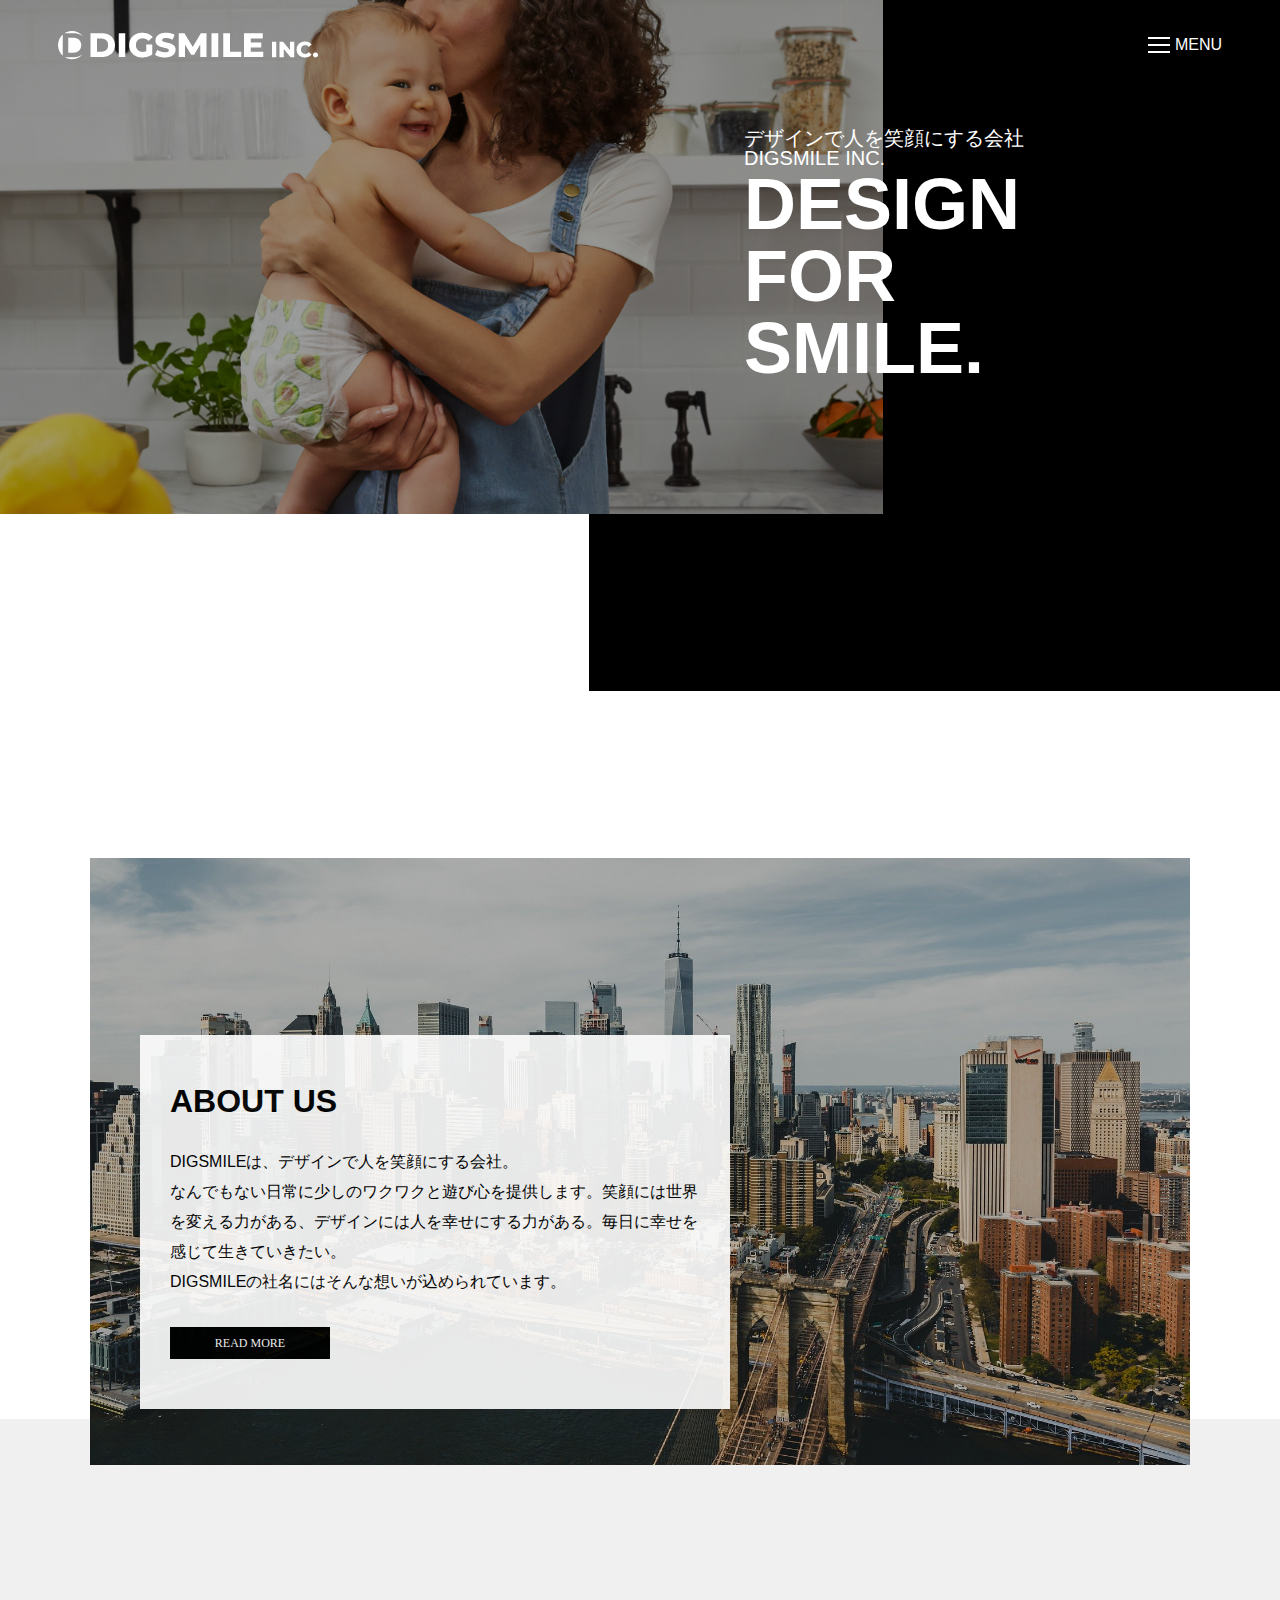
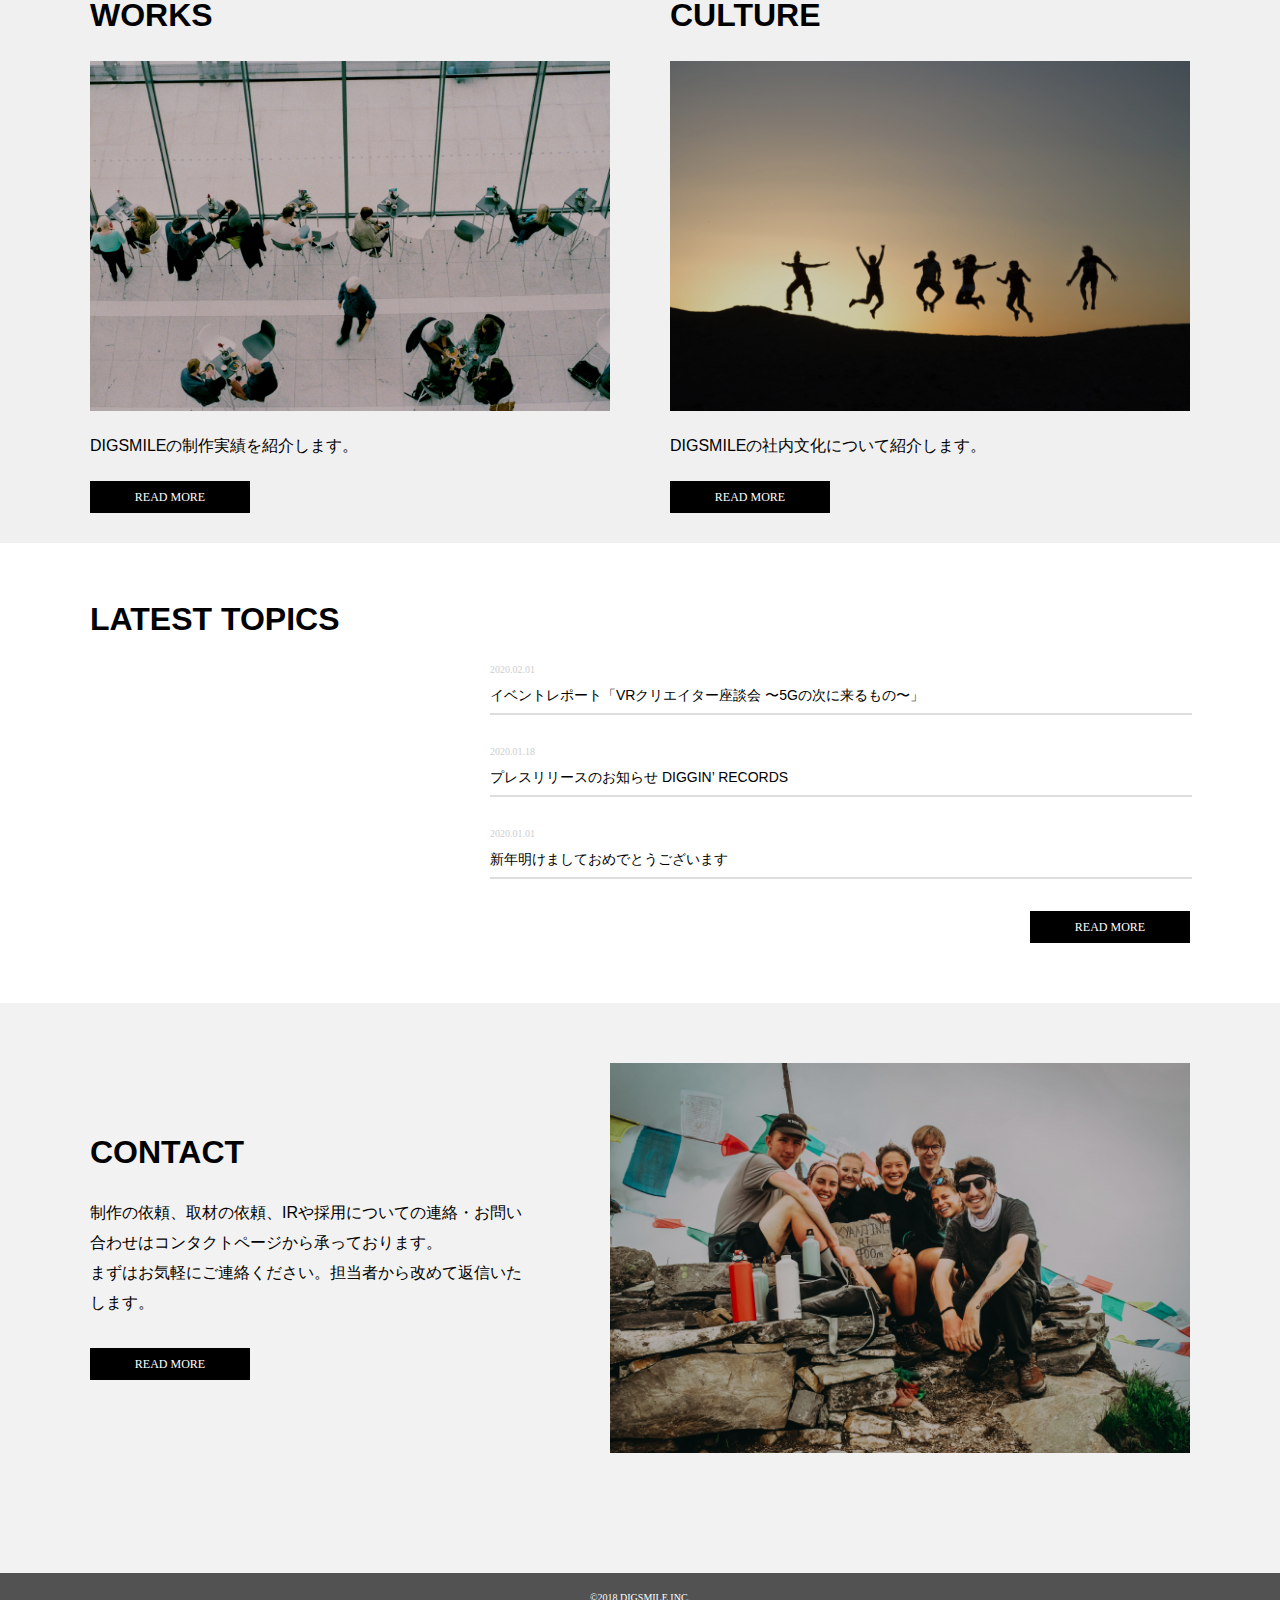
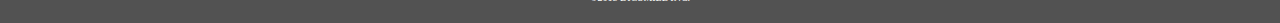
<file: index.html>
<!DOCTYPE html>
<html lang="ja">
<head>
  <meta charset="UTF-8">
  <meta http-equiv="X-UA-Compatible" content="IE=edge">
  <meta name="viewport" content="width=device-width, initial-scale=1.0">
  <title>Cresta Design | デザインで人を笑顔にする会社</title>
  <link rel="stylesheet" href="./css/reset.css">
  <link rel="stylesheet" href="./css/style.css">
  <link rel="stylesheet" href="https://fonts.googleapis.com/css2?family=Crimson+Pro">
</head>
<body>
  <!-- header -->
  <header class="header">
    <div class="header__inner">
      <h1 class="header__logo">
        <a href="./index.html"><img src="./img/site-logo.png" alt=""></a>
      </h1>
      <div class="header__menu">
        <div class="header__menu__hamburger">
          <span class="bar bar__top"></span>
          <span class="bar bar__mid"></span>
          <span class="bar bar__bot"></span>
        </div><!-- /header__menu__hamburger -->
        <p>MENU</p>
      </div><!-- /header__menu -->
    </div>
  </header>
  <!-- /header -->

  <!-- header-nav -->
  <nav class="header-nav close">
    <img src="./img/logo_mini.png" alt="ロゴ小" class="header-nav__logo">
    <ul class="nav-list">
      <li class="nav-item"><a href="./about.html">ABOUT US</a></li>
      <li class="nav-item"><a href="#works">WORKS</a></li>
      <li class="nav-item"><a href="#culture">CULTURE</a></li>
      <li class="nav-item"><a href="#topics">TOPICS</a></li>
      <li class="nav-item"><a href="./contact.html">CONTACT</a></li>
    </ul>
  </nav>
  <div id="bg-cover"></div>
  <!-- /header-nav -->

  <!-- main -->
  <main>
    <!-- fv -->
    <section class="fv">
      <div class="fv__img__wrapper">
        <img src="./img/kv-img.png" alt="キッチンで女性が赤ちゃんにキス" class="fv__img">
      </div>
      <div class="fv__copy">
        <h4>デザインで人を笑顔にする会社<br>DIGSMILE INC.</h4>
        <h2>DESIGN<br>
            FOR<br>
            SMILE.
        </h2>
      </div><!-- /fv__copy -->
      <div class="fv__bg-box"></div>
    </section>
    <!-- /fv -->

    <!-- about us -->
    <section class="section__inner about">
      <img src="./img/about-img.png" alt="海外の都市" class="about__img">
      <div class="about__content">
        <h3 class="content__title">ABOUT US</h3>
        <p class="about__content__text">DIGSMILEは、デザインで人を笑顔にする会社。<br>
          なんでもない日常に少しのワクワクと遊び心を提供します。笑顔には世界を変える力がある、デザインには人を幸せにする力がある。毎日に幸せを感じて生きていきたい。<br>
          DIGSMILEの社名にはそんな想いが込められています。</p>
        <a href="#" class="btn">READ MORE</a>  
      </div><!-- /about__content -->
    </section>
    <!-- /about us -->

    <!-- introduction -->
    <section class="introduction">
      <div class="introduction__inner">
        <!-- works -->
        <div class="introduction__content">
          <h3 class="content__title" id="works">WORKS</h3>
          <img src="./img/works-img.png" alt="上から撮ったカフェスペース" class="introduction__content__img">
          <p class="introduction__content__text">DIGSMILEの制作実績を紹介します。</p>
          <a href="#" class="btn">READ MORE</a>
        </div>
        <!-- /works -->
        
        <!-- culture -->
        <div class="introduction__content">
          <h3 class="content__title" id="culture">CULTURE</h3>
          <img src="./img/culture-img.png" alt="夕暮れに6人がジャンプ" class="introduction__content__img">
          <p class="introduction__content__text">DIGSMILEの社内文化について紹介します。</p>
          <a href="#" class="btn">READ MORE</a>
        </div>
        <!-- /culture -->

      </div><!-- /section__inner -->
    </section>
    <!-- /introduction -->

    <!-- latest topics -->
    <section class="topics" id="topics">
      <div class="topics__inner">
        <h3 class="section__title">LATEST TOPICS</h3>
        <div class="topics__article">
          <time class="topics__article__time">2020.02.01</time>
          <a href="#" class="topics__article__title">イベントレポート「VRクリエイター座談会 〜5Gの次に来るもの〜」</a>
          <span class="topics__article__bar"></span>
          <time class="topics__article__time">2020.01.18</time>
          <a href="#" class="topics__article__title">プレスリリースのお知らせ DIGGIN’ RECORDS</a>
          <span class="topics__article__bar"></span>
          <time class="topics__article__time">2020.01.01</time>
          <a href="#" class="topics__article__title">新年明けましておめでとうございます</a>
          <span class="topics__article__bar"></span>
          <div class="btn__cover">
            <a href="#" class="btn">READ MORE</a>
          </div>
        </div>
      </div>
    </section>
    <!-- /latest topics -->

    <!-- contact -->
    <section class="contact">
      <div class="contact__inner">
        <div class="contact__content">
          <h3 class="section__title">CONTACT</h3>
          <p class="contact__text">制作の依頼、取材の依頼、IRや採用についての連絡・お問い合わせはコンタクトページから承っております。<br>
            まずはお気軽にご連絡ください。担当者から改めて返信いたします。</p>
          <a href="#" class="btn">READ MORE</a>
        </div><!-- /contact__content -->
        <div class="contact__img__wrapper">
          <img src="./img/recruit-img.png" alt="岩の上で集合写真" class="contact__img">
        </div>
      </div>
    </section>
    <!-- /contact -->
  </main>
  <!-- /main -->

  <!-- footer -->
  <footer class="footer">
    <small class="copy">&copy;2018 DIGSMILE INC.</small>
  </footer>
  <!-- /footer -->

  <script
    src="https://code.jquery.com/jquery-3.6.0.js"
    integrity="sha256-H+K7U5CnXl1h5ywQfKtSj8PCmoN9aaq30gDh27Xc0jk="
    crossorigin="anonymous"></script>
  <script src="./script/script.js"></script>

</body>
</html>
</file>
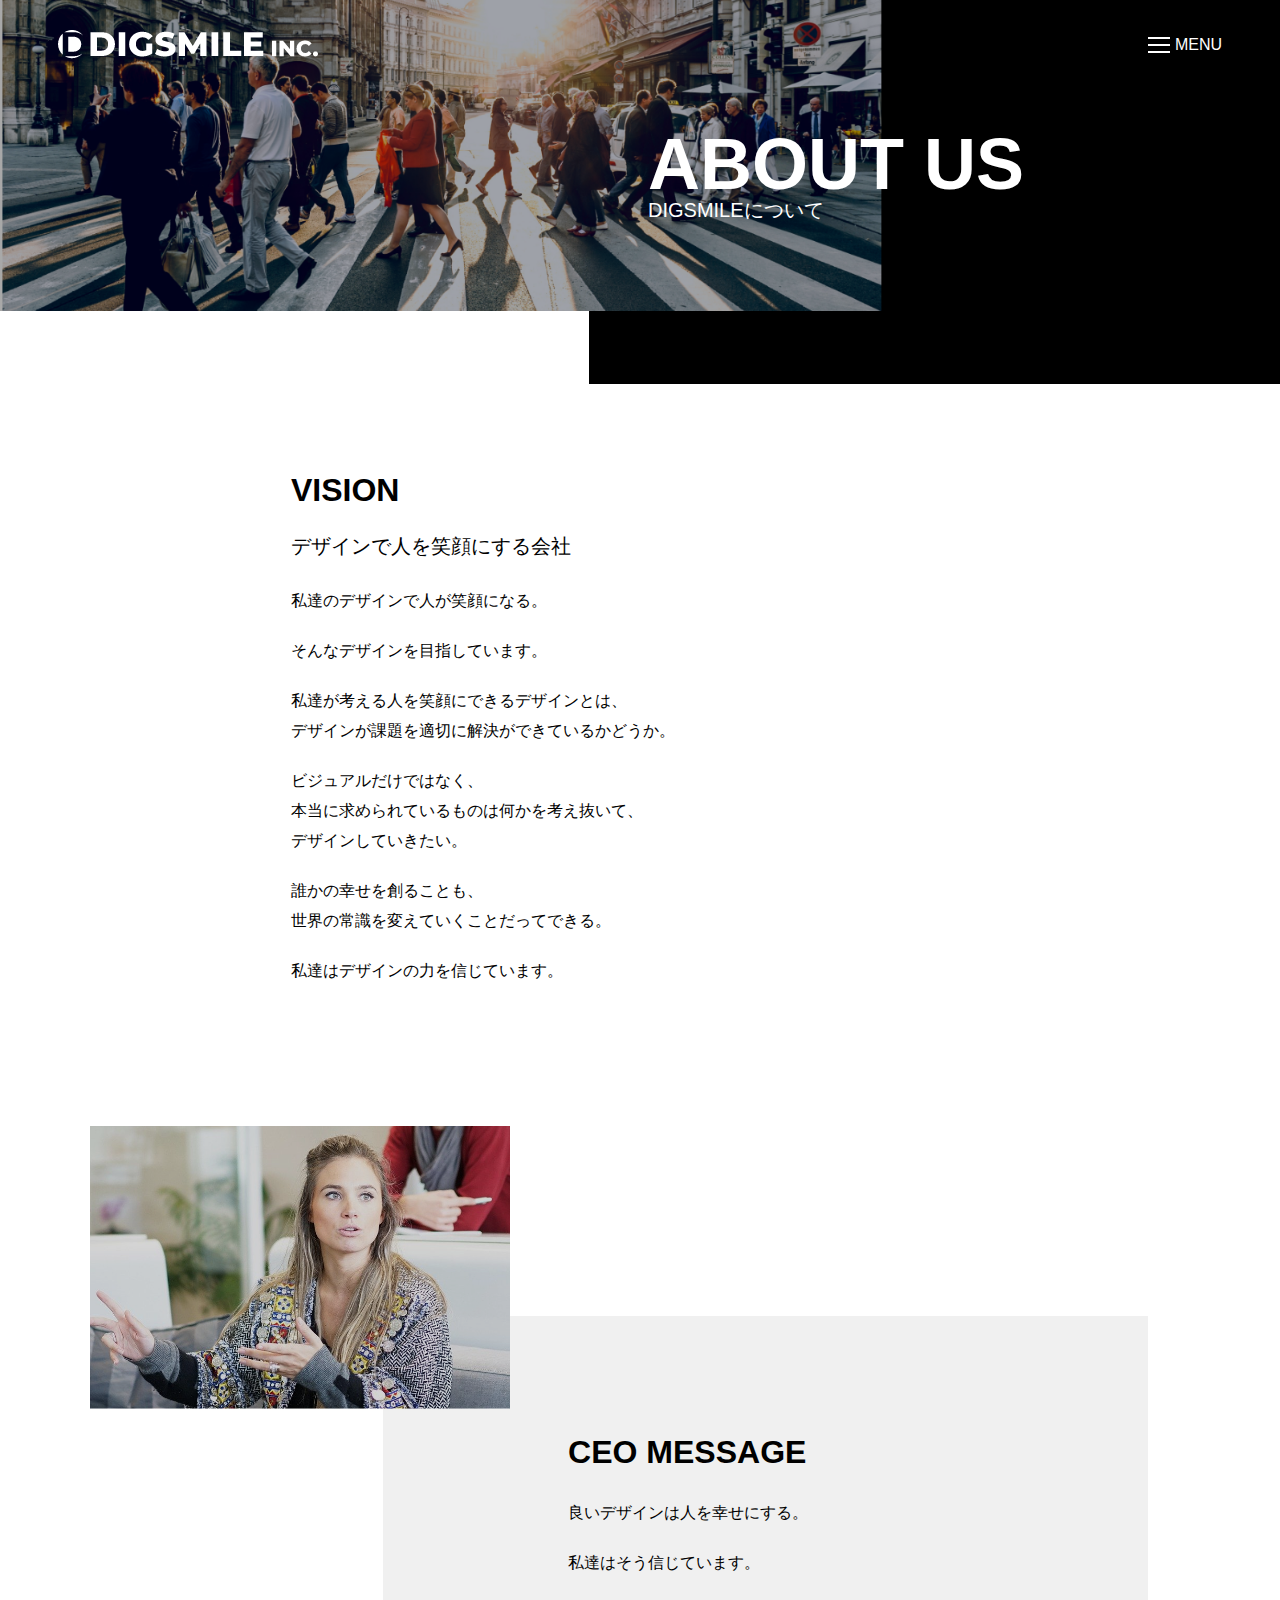
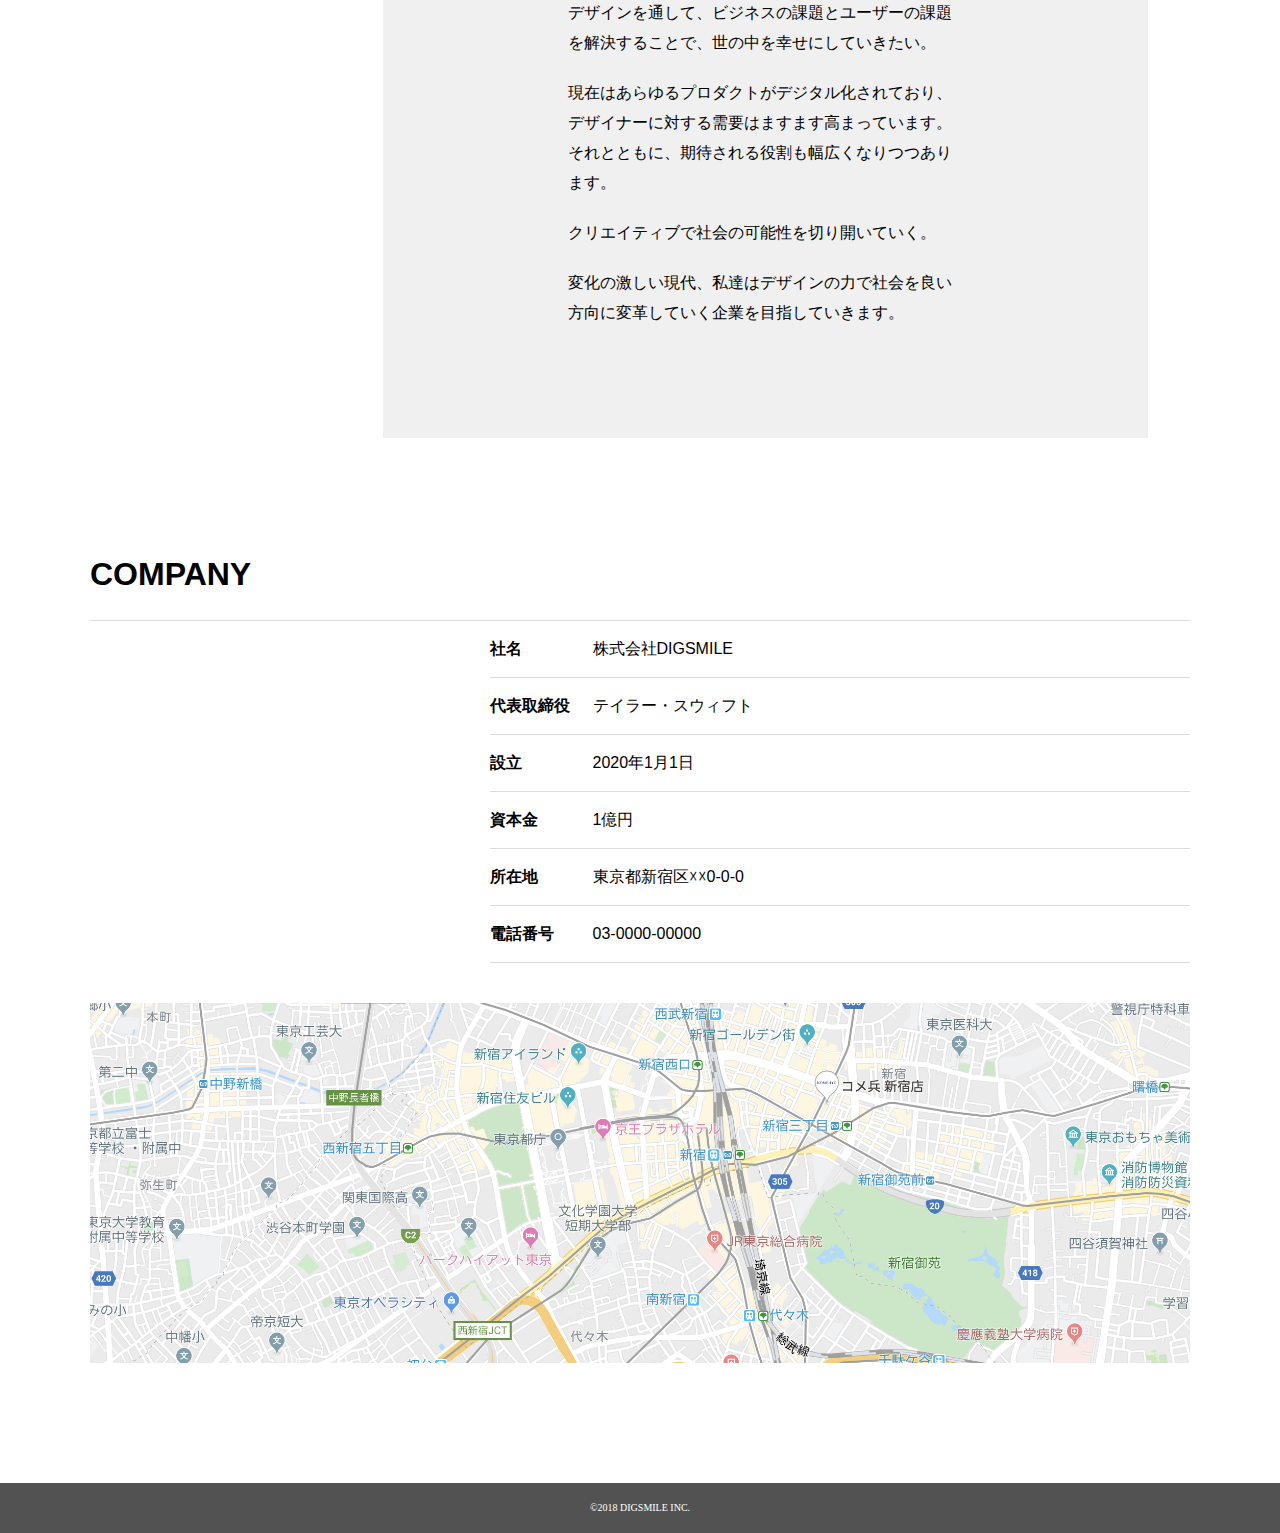
<file: about.html>
<!DOCTYPE html>
<html lang="ja">
<head>
  <meta charset="UTF-8">
  <meta http-equiv="X-UA-Compatible" content="IE=edge">
  <meta name="viewport" content="width=device-width, initial-scale=1.0">
  <title>Cresta Design | デザインで人を笑顔にする会社</title>
  <link rel="stylesheet" href="./css/reset.css">
  <link rel="stylesheet" href="./css/about.css">
  <link rel="stylesheet" href="https://fonts.googleapis.com/css2?family=Crimson+Pro">
</head>
<body>
  <!-- header -->
  <header class="header">
    <h1 class="header__logo">
      <a href="./index.html"><img src="./img/site-logo.png" alt=""></a>
    </h1>
    <div class="header__menu">
      <div class="header__menu__hamburger">
        <span class="bar bar__top"></span>
        <span class="bar bar__mid"></span>
        <span class="bar bar__bot"></span>
      </div><!-- /header__menu__hamburger -->
      <p>MENU</p>
    </div><!-- /header__menu -->
  </header>
  <!-- /header -->

  <!-- fv -->
  <section class="fv">
    <div class="fv__img__wrapper">
      <img src="./img/heading-img.png" alt="郊外の横断歩道を行き交う人達" class="fv__img">
    </div>
    <div class="fv__copy">
      <h2>ABOUT US</h2>
      <h4>DIGSMILEについて</h4>
    </div><!-- /fv__copy -->
    <div class="fv__bg-box"></div>
  </section>
  <!-- /fv -->

  <!-- header-nav -->
  <nav class="header-nav close">
    <img src="./img/logo_mini.png" alt="ロゴ小" class="header-nav__logo">
    <ul class="nav-list">
      <li class="nav-item"><a href="./about.html">ABOUT US</a></li>
      <li class="nav-item"><a href="./index.html#works">WORKS</a></li>
      <li class="nav-item"><a href="./index.html#culture">CULTURE</a></li>
      <li class="nav-item"><a href="./index.html#topics">TOPICS</a></li>
      <li class="nav-item"><a href="./contact.html">CONTACT</a></li>
    </ul>
  </nav>
  <div id="bg-cover"></div>
  <!-- /header-nav -->
  
  <!-- main -->
  <main>
    <!-- vision -->
    <section class="about vision">
      <h3 class="about__title">VISION</h3>
      <h4 class="about__sub-title">デザインで人を笑顔にする会社</h4>
      <p class="about__text">私達のデザインで人が笑顔になる。</p>
      <p class="about__text">そんなデザインを目指しています。</p>
      <p class="about__text">私達が考える人を笑顔にできるデザインとは、<br>
        デザインが課題を適切に解決ができているかどうか。</p>
      <p class="about__text">ビジュアルだけではなく、<br>
        本当に求められているものは何かを考え抜いて、<br>
        デザインしていきたい。</p>
      <p class="about__text">誰かの幸せを創ることも、<br>
        世界の常識を変えていくことだってできる。</p>
      <p class="about__text">私達はデザインの力を信じています。</p>
    </section>
    <!-- /vision -->
    
    <!-- CEO message -->
    <img src="./img/ceo-img.png" alt="テイラー・スウィフト" class="ceo-img">

    <section class="about message">
      <div class="about__inner message__inner">
        <h3 class="about__title">CEO MESSAGE</h3>
        <p class="about__text">良いデザインは人を幸せにする。</p>
        <p class="about__text">私達はそう信じています。</p>
        <p class="about__text">デザインを通して、ビジネスの課題とユーザーの課題を解決することで、世の中を幸せにしていきたい。</p>
        <p class="about__text">現在はあらゆるプロダクトがデジタル化されており、デザイナーに対する需要はますます高まっています。それとともに、期待される役割も幅広くなりつつあります。</p>
        <p class="about__text">クリエイティブで社会の可能性を切り開いていく。</p>
        <p class="about__text">変化の激しい現代、私達はデザインの力で社会を良い方向に変革していく企業を目指していきます。</p>
      </div>
    </section>
    <!-- /message -->
  
    <!-- company -->
    <section class="company">
      <h3 class="about__title">COMPANY</h3>
      <span class="company__border"></span>
      <div class="company__inner">
        <dl>
          <dt>社名</dt>
          <dd>株式会社DIGSMILE</dd>
        </dl>
        <dl>
          <dt>代表取締役</dt>
          <dd>テイラー・スウィフト</dd>
        </dl>
        <dl>
          <dt>設立</dt>
          <dd>2020年1月1日</dd>
        </dl>
        <dl>
          <dt>資本金</dt>
          <dd>1億円</dd>
        </dl>
        <dl>
          <dt>所在地</dt>
          <dd>東京都新宿区☓☓0-0-0</dd>
        </dl>
        <dl>
          <dt>電話番号</dt>
          <dd>03-0000-00000</dd>
        </dl>
      </div><!-- /company__inner -->
      <div class="company__map">
        <img src="./img/company_map.png" alt="会社所在地">
      </div><!-- /company__map -->
    </section>
    <!-- /company -->
  </main>
  <!-- /main -->

  <!-- footer -->
  <footer class="footer">
    <small class="copy">&copy;2018 DIGSMILE INC.</small>
  </footer>
  <!-- /footer -->

  <script
  src="https://code.jquery.com/jquery-3.6.0.js"
  integrity="sha256-H+K7U5CnXl1h5ywQfKtSj8PCmoN9aaq30gDh27Xc0jk="
  crossorigin="anonymous"></script>
  <script src="./script/script.js"></script>


</body>
</html>
</file>
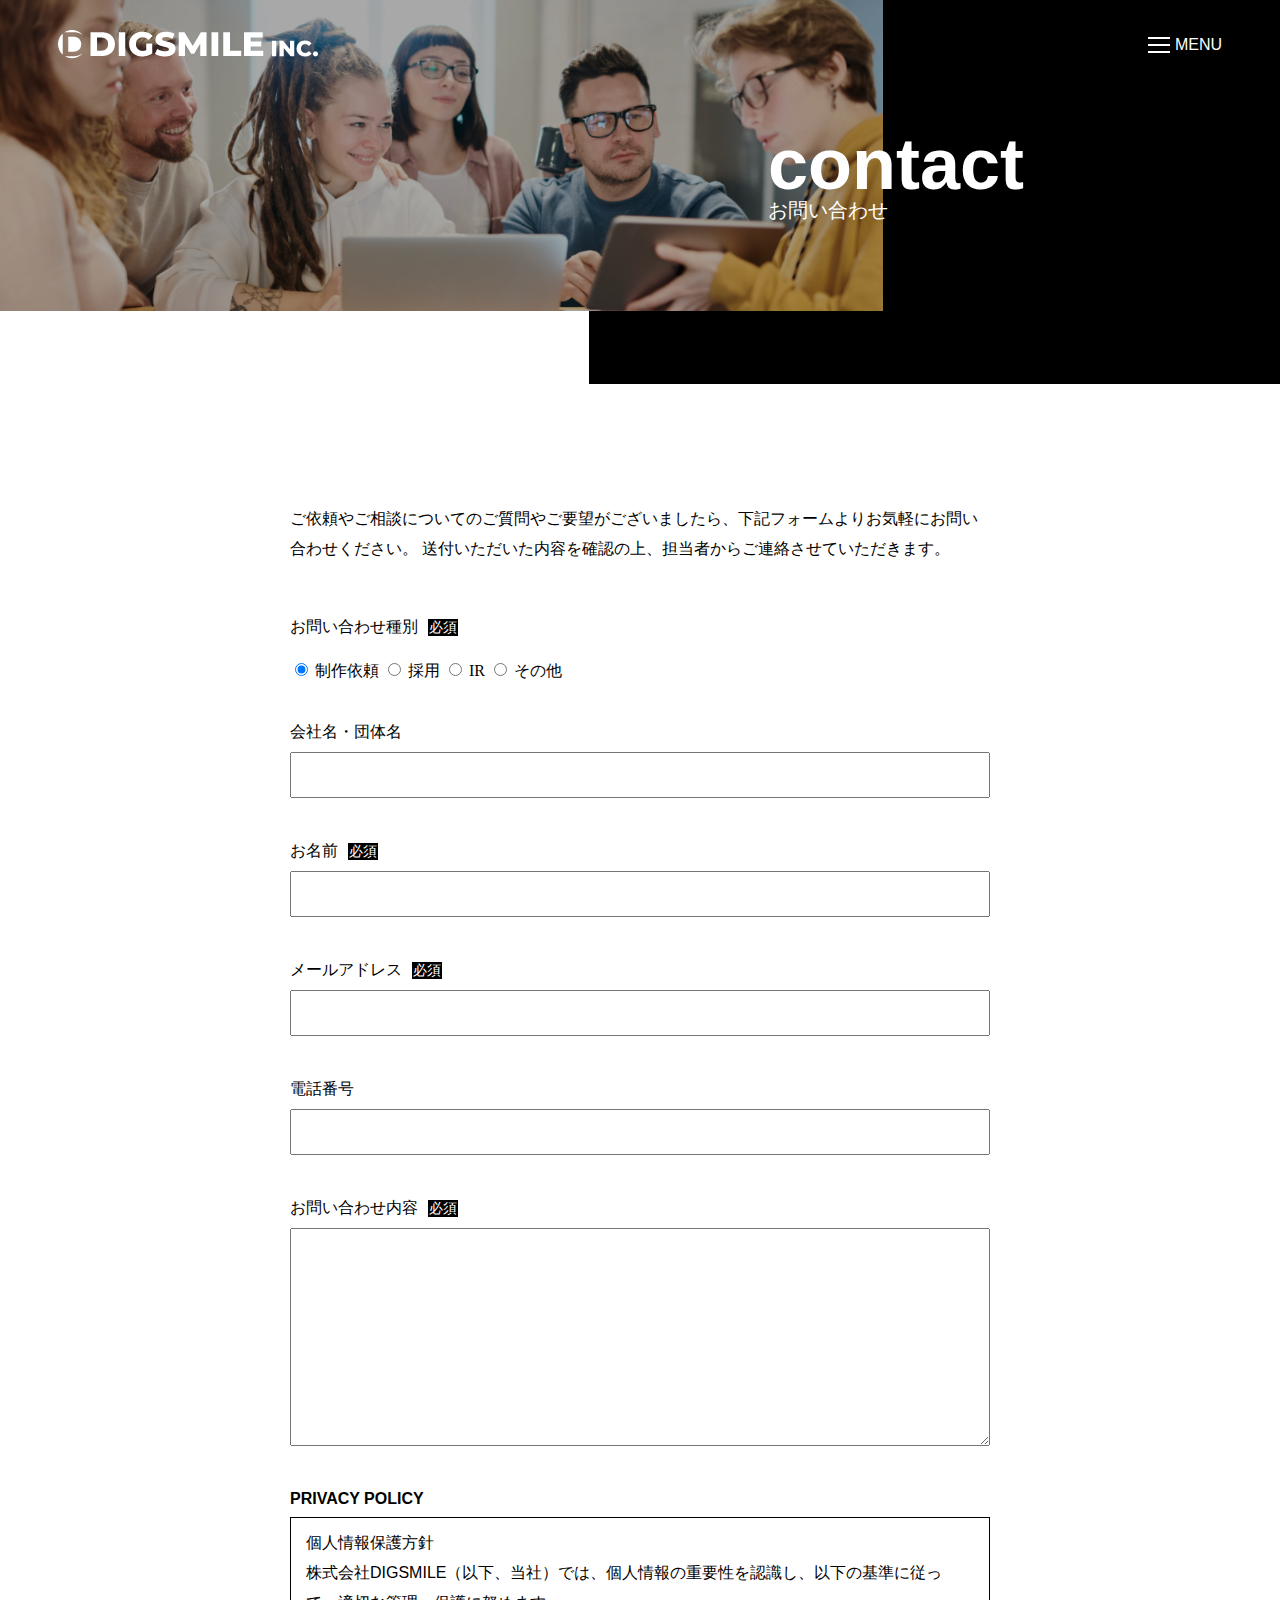
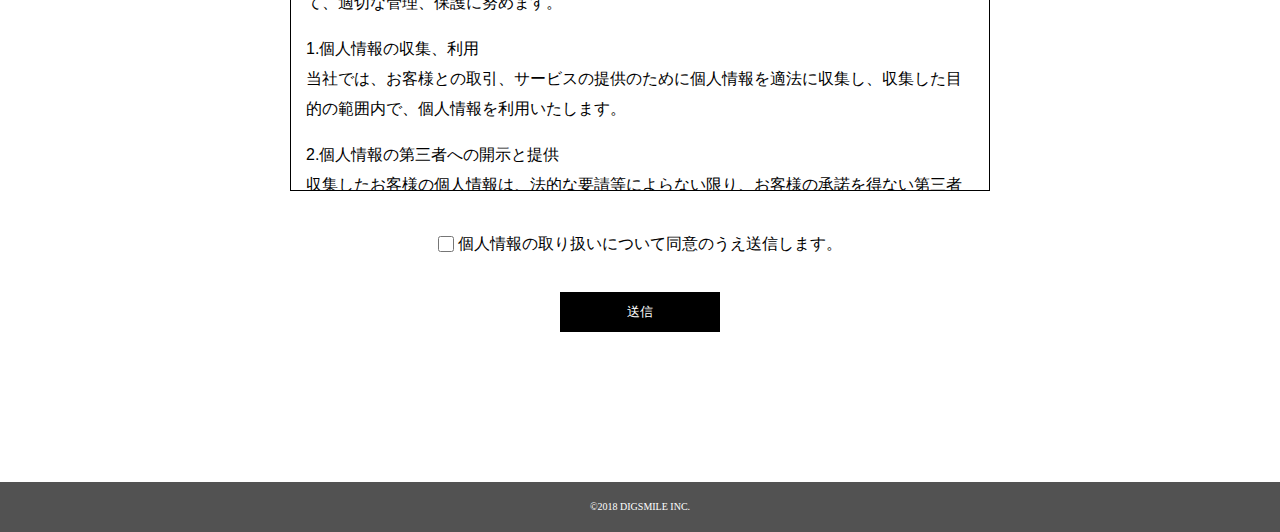
<file: contact.html>
<!DOCTYPE html>
<html lang="ja">
<head>
  <meta charset="UTF-8">
  <meta http-equiv="X-UA-Compatible" content="IE=edge">
  <meta name="viewport" content="width=device-width, initial-scale=1.0">
  <title>Cresta Design | デザインで人を笑顔にする会社</title>
  <link rel="stylesheet" href="./css/reset.css">
  <link rel="stylesheet" href="./css/contact.css">
  <link rel="stylesheet" href="https://fonts.googleapis.com/css2?family=Crimson+Pro">
</head>
<body>
  <!-- header -->
  <header class="header">
    <h1 class="header__logo">
      <a href="./index.html"><img src="./img/site-logo.png" alt=""></a>
    </h1>
    <div class="header__menu">
      <div class="header__menu__hamburger">
        <span class="bar bar__top"></span>
        <span class="bar bar__mid"></span>
        <span class="bar bar__bot"></span>
      </div><!-- /header__menu__hamburger -->
      <p>MENU</p>
    </div><!-- /header__menu -->
  </header>
  <!-- /header -->

  <!-- fv -->
  <section class="fv">
    <div class="fv__img__wrapper">
      <img src="./img/heading-img_contact.png" alt="みんなでタブレットを見ている" class="fv__img">
    </div>
    <div class="fv__copy">
      <h2>contact</h2>
      <h4>お問い合わせ</h4>
    </div><!-- /fv__copy -->
    <div class="fv__bg-box"></div>
  </section>
  <!-- /fv -->

  <!-- header-nav -->
  <nav class="header-nav close">
    <img src="./img/logo_mini.png" alt="ロゴ小" class="header-nav__logo">
    <ul class="nav-list">
      <li class="nav-item"><a href="./about.html">ABOUT US</a></li>
      <li class="nav-item"><a href="./index.html#works">WORKS</a></li>
      <li class="nav-item"><a href="./index.html#culture">CULTURE</a></li>
      <li class="nav-item"><a href="./index.html#topics">TOPICS</a></li>
      <li class="nav-item"><a href="./contact.html">CONTACT</a></li>
    </ul>
  </nav>
  <div id="bg-cover"></div>
  <!-- /header-nav -->
  
  <!-- main -->
  <main>
    <!-- form -->
    <form class="form" action="post">
      <p class="form__text">ご依頼やご相談についてのご質問やご要望がございましたら、下記フォームよりお気軽にお問い合わせください。
        送付いただいた内容を確認の上、担当者からご連絡させていただきます。</p>
      
      <fieldset class="radio">
        <legend for="type" class="radio-title required">お問い合わせ種別</legend>
        <input type="radio" name="type" id="order" checked>
        <label for="order">制作依頼</label>

        <input type="radio" name="type" id="recruitment">
        <label for="recruitment">採用</label>

        <input type="radio" name="type" id="ir">
        <label for="ir">IR</label>

        <input type="radio" name="type" id="other">
        <label for="other">その他</label>
      </fieldset>
      
      <label for="company">会社名・団体名</label>
      <input type="text" name="company" id="company" class="text">

      <label for="name" class="required">お名前</label>
      <input type="text" name="name" id="name" class="text">

      <label for="email" class="required">メールアドレス</label>
      <input type="email" name="email" id="email" class="text">

      <label for="tel">電話番号</label>
      <input type="tel" name="tel" id="tel" class="text">

      <label for="content" class="required">お問い合わせ内容</label>
      <textarea name="content" id="content" cols="30" rows="10"></textarea>

      <h5 class="box-label">PRIVACY POLICY</h5>
      <div class="box">
        <p>
          個人情報保護方針<br>
          株式会社DIGSMILE（以下、当社）では、個人情報の重要性を認識し、以下の基準に従って、適切な管理、保護に努めます。
        </p>
        <p> 
          1.個人情報の収集、利用<br>
          当社では、お客様との取引、サービスの提供のために個人情報を適法に収集し、収集した目的の範囲内で、個人情報を利用いたします。
        </p>
        <p>  
          2.個人情報の第三者への開示と提供<br>
          収集したお客様の個人情報は、法的な要請等によらない限り、お客様の承諾を得ない第三者に対して提供・開示はいたしません。<br>
          業務の都合上、業務委託先に個人情報を提供する場合は、機密保持契約等によって業務委託先に個人情報保護を義務付けるとともに、業務委託先が適切に個人情報を取り扱うように管理いたします。
        </p>
        <p>  
          3.個人情報の保護<br>
          当社では、個人情報の紛失、破壊、改ざん、不正アクセス、および漏えい等を防止するため、適切な対策を行います。
        </p>
        <p>  
          4.法令および関連規範の遵守<br>
          当社は、個人情報の取り扱いに関して、個人情報保護法をはじめとする個人情報に関する法令および関連する規範を遵守します。
        </p>
        <p>  
          5.個人情報の開示・訂正・削除<br>
          当社では、個人情報の開示・訂正・削除等の依頼があった場合、情報提供者本人であることを確認の上、すみやかに対応いたします。
        </p>
        <p>  
          法令や当社方針により、プライバシー・ポリシーを予告なく改訂することがあります。
        </p>
        <p>  
          お問い合わせ窓口<br>
          当社の個人情報の取扱いに関するお問い合わせは下記までご連絡お願いいたします。<br>
          株式会社ファイアープレイス<br>
          044-589-4333
        </p>
      </div>

      <div class="checkbox">
        <input type="checkbox" value="同意" id="agree">
        <label for="agree">個人情報の取り扱いについて同意のうえ送信します。</label>
      </div>
      
      <input type="submit" value="送信" class="submit-btn">
    </form>
    <!-- /form -->
  </main>
  <!-- /main -->

  <!-- footer -->
  <footer class="footer">
    <small class="copy">&copy;2018 DIGSMILE INC.</small>
  </footer>
  <!-- /footer -->
  
  <script
  src="https://code.jquery.com/jquery-3.6.0.js"
  integrity="sha256-H+K7U5CnXl1h5ywQfKtSj8PCmoN9aaq30gDh27Xc0jk="
  crossorigin="anonymous"></script>
  <script src="./script/script.js"></script>
  
</body>
</html>
</file>
<file: css/style.css>
@charset "UTF-8";
/* ------------------------------------------- */
/* Base */
/* ------------------------------------------- */
html {
  font-size: 62.5%;
}

body {
  font-size: 1.6em;
}

h2 {
  font-size: 7.2rem;
  font-family: 'Montserrat', sans-serif;
  font-weight: bold;
}

h3 {
  font-size: 3.2rem;
  font-family: 'Montserrat', sans-serif;
  font-weight: bold;
}

h4 {
  font-size: 2rem;
  font-family: 'YuGothic','游ゴシック','Montserrat', sans-serif;
}

p {
  font-family: 'YuGothic','游ゴシック', sans-serif;
  line-height: 30px;
}

.section__inner {
  padding: 0 60px;
  margin: 0 auto;
  max-width: 1100px;
}

.section__title, .content__title {
  margin-bottom: 30px;
}

.btn {
  display: inline-block;
  background-color: #000;
  width: 140px;
  padding: 10px;
  text-align: center;
  color: #fff;
  font-size: 1.2rem;
  text-decoration: none;
}

/* ------------------------------------------- */
/* header */
/* ------------------------------------------- */
.header {
  position: relative;
  padding: 30px 0;
  z-index: 10;
  width: 100%;
}

.header__inner {
  padding: 0 58px;
  margin: 0 auto;
  display: -webkit-box;
  display: -ms-flexbox;
  display: flex;
  -webkit-box-pack: justify;
      -ms-flex-pack: justify;
          justify-content: space-between;
  -webkit-box-align: center;
      -ms-flex-align: center;
          align-items: center;
}

.header__menu {
  display: -webkit-box;
  display: -ms-flexbox;
  display: flex;
  -webkit-box-align: center;
      -ms-flex-align: center;
          align-items: center;
}

.header__menu:hover {
  cursor: pointer;
}

.header__menu__hamburger {
  margin-right: 5px;
}

.bar {
  display: block;
  background-color: #fff;
  height: 2px;
  width: 22px;
  margin-bottom: 5px;
}

.bar:last-child {
  margin-bottom: 0;
}

.header__menu__hamburger.open > .bar__top {
  -webkit-transform: translate(0, 4px) rotate(30deg);
          transform: translate(0, 4px) rotate(30deg);
}

.header__menu__hamburger.open > .bar__mid {
  display: none;
}

.header__menu__hamburger.open > .bar__bot {
  -webkit-transform: translate(0, -2.5px) rotate(-30deg);
          transform: translate(0, -2.5px) rotate(-30deg);
}

.header__menu p {
  display: inline-block;
  color: #fff;
  font-family: 'Montserrat', sans-serif;
}

.fixed {
  position: fixed;
  background-color: #282F35;
  width: 100%;
  -webkit-transition: .3s;
  transition: .3s;
}

/* ------------------------------------------- */
/* header-nav */
/* ------------------------------------------- */
.header-nav {
  background-color: rgba(34, 34, 34, 0.95);
  height: 100vh;
  width: 520px;
  padding-top: 20vh;
  position: absolute;
  z-index: 5;
  top: 0;
  right: 0;
  display: -webkit-box;
  display: -ms-flexbox;
  display: flex;
  -webkit-box-orient: vertical;
  -webkit-box-direction: normal;
      -ms-flex-direction: column;
          flex-direction: column;
  -webkit-box-align: center;
      -ms-flex-align: center;
          align-items: center;
  -webkit-transform: translateX(520px);
          transform: translateX(520px);
}

.header-nav__logo {
  width: 42.15px;
  height: 45px;
  margin-bottom: 40px;
}

.nav-item {
  margin-bottom: 30px;
  text-align: center;
}

.nav-item:last-child {
  margin-bottom: 0;
}

.nav-item a {
  color: #fff;
  font-size: 2.0rem;
  font-family: 'Montserrat', sans-serif;
  text-decoration: none;
}

/* 右に消えるアニメーション */
.slideOut {
  -webkit-animation: slideOut 0.5s forwards;
          animation: slideOut 0.5s forwards;
}

@-webkit-keyframes slideOut {
  from {
    -webkit-transform: translateX(0);
            transform: translateX(0);
  }
  to {
    -webkit-transform: translateX(520px);
            transform: translateX(520px);
  }
}

@keyframes slideOut {
  from {
    -webkit-transform: translateX(0);
            transform: translateX(0);
  }
  to {
    -webkit-transform: translateX(520px);
            transform: translateX(520px);
  }
}

/* 左に現れるアニメーション */
.slideIn {
  -webkit-animation: slideIn 0.5s forwards;
          animation: slideIn 0.5s forwards;
  position: fixed;
}

@-webkit-keyframes slideIn {
  from {
    -webkit-transform: translateX(520px);
            transform: translateX(520px);
  }
  to {
    -webkit-transform: translateX(0px);
            transform: translateX(0px);
  }
}

@keyframes slideIn {
  from {
    -webkit-transform: translateX(520px);
            transform: translateX(520px);
  }
  to {
    -webkit-transform: translateX(0px);
            transform: translateX(0px);
  }
}

/* 背景を暗くする */
.bg-cover {
  background-color: rgba(0, 0, 0, 0.5);
  height: 100vh;
  width: 100vw;
  z-index: 3;
  position: absolute;
  display: fixed;
  top: 0;
  left: 0;
}

/* ------------------------------------------- */
/* fv */
/* ------------------------------------------- */
.fv {
  height: calc(100vw - 40vw);
}

.fv__img__wrapper {
  width: 69vw;
  position: absolute;
  top: 0;
}

.fv__img {
  width: 100%;
  -o-object-fit: cover;
     object-fit: cover;
}

.fv__bg-box {
  width: 54vw;
  height: calc(100vw - 46vw);
  background-color: #000;
  position: absolute;
  right: 0;
  top: 0;
  z-index: -1;
}

.fv__copy {
  position: absolute;
  z-index: 2;
  top: calc(100vw - 90vw);
  right: 20vw;
  color: #fff;
}

/* ------------------------------------------- */
/* about */
/* ------------------------------------------- */
.about__img {
  width: 100%;
  -o-object-fit: cover;
     object-fit: cover;
}

.about__content {
  max-width: 530px;
  background-color: #fff;
  padding: 50px 30px;
  opacity: 0.9;
  margin-top: -430px;
  margin-left: 50px;
}

.about__content__text {
  margin-bottom: 30px;
}

/* ------------------------------------------- */
/* introduction */
/* ------------------------------------------- */
.introduction {
  background-color: #F0F0F0;
  margin-top: 10px;
  padding: 180px 0 30px;
}

.introduction__inner {
  max-width: 1100px;
  margin: 0 auto;
  padding: 0 60px;
  display: -webkit-box;
  display: -ms-flexbox;
  display: flex;
  -webkit-box-pack: justify;
      -ms-flex-pack: justify;
          justify-content: space-between;
}

.introduction__content {
  max-width: 520px;
  margin-right: 20px;
}

.introduction__content:last-child {
  margin-right: 0;
}

.introduction__content__img {
  width: 100%;
}

.introduction__content__text {
  margin: 20px 0;
}

/* ------------------------------------------- */
/* topics */
/* ------------------------------------------- */
.topics {
  margin: 60px auto;
}

.topics__inner {
  padding: 0 60px;
  margin: 0 auto;
  max-width: 1100px;
}

.topics__article {
  display: -webkit-box;
  display: -ms-flexbox;
  display: flex;
  -webkit-box-orient: vertical;
  -webkit-box-direction: normal;
      -ms-flex-direction: column;
          flex-direction: column;
  max-width: 700px;
  margin: 0 0 0 auto;
}

.topics__article__time {
  color: #cecece;
  font-size: 1rem;
  margin-bottom: 13px;
}

.topics__article__title {
  color: #000;
  text-decoration: none;
  font-size: 1.4rem;
  font-family: 'YuGothic','游ゴシック', sans-serif;
  margin-bottom: 11px;
}

.topics__article__bar {
  display: inline-block;
  border: 0.5px solid #ddd;
  width: 700px;
  margin-bottom: 32px;
}

.btn__cover {
  text-align: right;
}

/* ------------------------------------------- */
/* contact */
/* ------------------------------------------- */
.contact {
  background-color: #F2F2F2;
}

.contact__inner {
  display: -webkit-box;
  display: -ms-flexbox;
  display: flex;
  -webkit-box-pack: justify;
      -ms-flex-pack: justify;
          justify-content: space-between;
  -webkit-box-align: center;
      -ms-flex-align: center;
          align-items: center;
  max-width: 1100px;
  padding: 60px 15px 120px;
  margin: 0 auto;
}

.contact__content {
  max-width: 440px;
  margin-right: 80px;
}

.contact__text {
  margin-bottom: 30px;
}

/* ------------------------------------------- */
/* footer */
/* ------------------------------------------- */
.footer {
  background-color: #525252;
  text-align: center;
}

.copy {
  color: #fff;
  font-size: 1rem;
  line-height: 50px;
}

/* -------------------------------------------------------------- */
/* tablet */
/* -------------------------------------------------------------- */
@media (max-width: 900px) {
  /* ------------------------------------------- */
  /* fv */
  /* ------------------------------------------- */
  .fv {
    height: 1024px;
  }
  .fv__img__wrapper {
    max-width: 600px;
    height: 890px;
  }
  .fv__img {
    height: 890px;
  }
  .fv__bg-box {
    width: 54vw;
    height: 1024px;
  }
  .fv__copy {
    top: 333px;
    right: 15vw;
  }
  /* ------------------------------------------- */
  /* about */
  /* ------------------------------------------- */
  .about {
    padding: 0;
    margin: 0;
    max-width: none;
    height: 480px;
  }
  .about__img {
    height: 480px;
  }
  .about__content {
    margin-top: -430px;
    margin-left: auto;
    margin-right: auto;
  }
  /* ------------------------------------------- */
  /* introduction */
  /* ------------------------------------------- */
  .introduction {
    margin-top: 0;
    padding: 60px 0 30px;
  }
  .introduction__inner {
    max-width: 520px;
    margin: 0 auto 0 0;
    padding: 0 30px;
    display: -webkit-box;
    display: -ms-flexbox;
    display: flex;
    -webkit-box-orient: vertical;
    -webkit-box-direction: normal;
        -ms-flex-direction: column;
            flex-direction: column;
  }
  .introduction__content {
    margin-right: 0;
    margin-bottom: 80px;
  }
  .introduction__content:last-child {
    margin-bottom: 0;
  }
  /* ------------------------------------------- */
  /* topics */
  /* ------------------------------------------- */
  .topics {
    margin: 40px auto;
  }
  .topics__article {
    max-width: 700px;
    margin: 0 auto;
  }
  .topics__inner {
    padding: 0 30px;
  }
  .topics__article__bar {
    width: 100%;
  }
  /* ------------------------------------------- */
  /* contact */
  /* ------------------------------------------- */
  .contact__inner {
    display: -webkit-box;
    display: -ms-flexbox;
    display: flex;
    -webkit-box-orient: vertical;
    -webkit-box-direction: reverse;
        -ms-flex-direction: column-reverse;
            flex-direction: column-reverse;
    -webkit-box-pack: justify;
        -ms-flex-pack: justify;
            justify-content: space-between;
    -webkit-box-align: center;
        -ms-flex-align: center;
            align-items: center;
    max-width: 520px;
    padding: 40px 30px 80px;
    margin: 0 auto 0 0;
  }
  .contact__img__wrapper {
    max-width: 520px;
    margin-bottom: 30px;
  }
  .contact__img {
    width: 100%;
  }
}

/* -------------------------------------------------------------- */
/* sp */
/* -------------------------------------------------------------- */
@media (max-width: 450px) {
  /* ------------------------------------------- */
  /* Base */
  /* ------------------------------------------- */
  h2 {
    font-size: 5.6rem;
  }
  h3 {
    font-size: 2.8rem;
  }
  h4 {
    font-size: 1.6rem;
  }
  p {
    font-size: 1.4rem;
  }
  /* ------------------------------------------- */
  /* header */
  /* ------------------------------------------- */
  .header {
    padding: 20px 0;
  }
  .header__inner {
    padding: 0 15px;
  }
  .header__logo {
    -webkit-box-align: center;
        -ms-flex-align: center;
            align-items: center;
  }
  .header__logo img {
    width: 189px;
  }
  .bar {
    height: 1px;
    margin-bottom: 3px;
  }
  .bar:last-child {
    margin-bottom: 0;
  }
  .header__menu p {
    font-size: 1rem;
  }
  .header__menu__hamburger.open > .bar__top {
    -webkit-transform: translate(0, 3px) rotate(30deg);
            transform: translate(0, 3px) rotate(30deg);
  }
  .header__menu__hamburger.open > .bar__mid {
    display: none;
  }
  .header__menu__hamburger.open > .bar__bot {
    -webkit-transform: translate(0, -1.5px) rotate(-30deg);
            transform: translate(0, -1.5px) rotate(-30deg);
  }
  /* ------------------------------------------- */
  /* header-nav */
  /* ------------------------------------------- */
  .header-nav {
    height: 100vh;
    width: 100vw;
    -webkit-transform: translateX(100vw);
            transform: translateX(100vw);
  }
  /* ------------------------------------------- */
  /* fv */
  /* ------------------------------------------- */
  .fv {
    height: 667px;
  }
  .fv__img__wrapper {
    max-width: 287px;
    height: 580px;
  }
  .fv__img {
    height: 580px;
  }
  .fv__bg-box {
    width: 70vw;
    height: 667px;
  }
  .fv__copy {
    top: 178px;
    right: 5vw;
  }
  /* ------------------------------------------- */
  /* about */
  /* ------------------------------------------- */
  .about {
    height: 541px;
  }
  .about__img {
    height: 541px;
  }
  .about__content {
    max-width: 345px;
    margin: -490px 15px;
    padding: 50px 15px 50px 30px;
  }
  /* ------------------------------------------- */
  /* introduction */
  /* ------------------------------------------- */
  .introduction {
    margin-top: 0;
    padding: 40px 0;
  }
  .introduction__inner {
    padding: 0 15px;
  }
  .introduction__content {
    margin-bottom: 40px;
  }
  /* ------------------------------------------- */
  /* topics */
  /* ------------------------------------------- */
  .topics__article__title {
    font-size: 1.2rem;
  }
  .topics__inner {
    padding: 0 15px;
  }
  /* ------------------------------------------- */
  /* contact */
  /* ------------------------------------------- */
  .contact__inner {
    padding: 40px 15px;
  }
}
/*# sourceMappingURL=style.css.map */
</file>
<file: css/about.css>
@charset "UTF-8";
/* ------------------------------------------- */
/* Base */
/* ------------------------------------------- */
html {
  font-size: 62.5%;
}

body {
  font-size: 1.6em;
}

h2 {
  font-size: 7.2rem;
  font-family: 'Montserrat', sans-serif;
  font-weight: bold;
}

h3 {
  font-size: 3.2rem;
  font-family: 'Montserrat', sans-serif;
  font-weight: bold;
}

h4 {
  font-size: 2rem;
  font-family: 'YuGothic','游ゴシック','Montserrat', sans-serif;
}

p {
  font-family: 'YuGothic','游ゴシック', sans-serif;
  line-height: 30px;
}

.about {
  max-width: 400px;
  display: inline-block;
}

.about__title {
  margin-bottom: 30px;
}

.about__sub-title {
  margin-bottom: 30px;
}

.about__text {
  margin-bottom: 20px;
}

.btn {
  display: inline-block;
  background-color: #000;
  width: 140px;
  padding: 10px;
  text-align: center;
  color: #fff;
  font-size: 1.2rem;
  text-decoration: none;
}

/* ------------------------------------------- */
/* header */
/* ------------------------------------------- */
.header {
  position: relative;
  z-index: 10;
  padding: 30px 58px;
  display: -webkit-box;
  display: -ms-flexbox;
  display: flex;
  -webkit-box-pack: justify;
      -ms-flex-pack: justify;
          justify-content: space-between;
}

.header__menu {
  display: -webkit-box;
  display: -ms-flexbox;
  display: flex;
  -webkit-box-align: center;
      -ms-flex-align: center;
          align-items: center;
}

.header__menu:hover {
  cursor: pointer;
}

.header__menu__hamburger {
  margin-right: 5px;
}

.bar {
  display: block;
  background-color: #fff;
  height: 2px;
  width: 22px;
  margin-bottom: 5px;
}

.bar:last-child {
  margin-bottom: 0;
}

.header__menu__hamburger.open > .bar__top {
  -webkit-transform: translate(0, 4px) rotate(30deg);
          transform: translate(0, 4px) rotate(30deg);
}

.header__menu__hamburger.open > .bar__mid {
  display: none;
}

.header__menu__hamburger.open > .bar__bot {
  -webkit-transform: translate(0, -2.5px) rotate(-30deg);
          transform: translate(0, -2.5px) rotate(-30deg);
}

.header__menu p {
  display: inline-block;
  color: #fff;
  font-family: 'Montserrat', sans-serif;
}

.fixed {
  position: fixed;
  background-color: #282F35;
  width: 90%;
  -webkit-transition: .3s;
  transition: .3s;
}

/* ------------------------------------------- */
/* header-nav */
/* ------------------------------------------- */
.header-nav {
  background-color: rgba(34, 34, 34, 0.95);
  height: 100vh;
  width: 520px;
  padding-top: 20vh;
  position: absolute;
  z-index: 5;
  top: 0;
  right: 0;
  display: -webkit-box;
  display: -ms-flexbox;
  display: flex;
  -webkit-box-orient: vertical;
  -webkit-box-direction: normal;
      -ms-flex-direction: column;
          flex-direction: column;
  -webkit-box-align: center;
      -ms-flex-align: center;
          align-items: center;
  -webkit-transform: translateX(520px);
          transform: translateX(520px);
}

.header-nav__logo {
  width: 42.15px;
  height: 45px;
  margin-bottom: 40px;
}

.nav-item {
  margin-bottom: 30px;
  text-align: center;
}

.nav-item:last-child {
  margin-bottom: 0;
}

.nav-item a {
  color: #fff;
  font-size: 2.0rem;
  font-family: 'Montserrat', sans-serif;
  text-decoration: none;
}

/* 右に消えるアニメーション */
.slideOut {
  -webkit-animation: slideOut 0.5s forwards;
          animation: slideOut 0.5s forwards;
}

@-webkit-keyframes slideOut {
  from {
    -webkit-transform: translateX(0);
            transform: translateX(0);
  }
  to {
    -webkit-transform: translateX(520px);
            transform: translateX(520px);
  }
}

@keyframes slideOut {
  from {
    -webkit-transform: translateX(0);
            transform: translateX(0);
  }
  to {
    -webkit-transform: translateX(520px);
            transform: translateX(520px);
  }
}

/* 左に現れるアニメーション */
.slideIn {
  -webkit-animation: slideIn 0.5s forwards;
          animation: slideIn 0.5s forwards;
}

@-webkit-keyframes slideIn {
  from {
    -webkit-transform: translateX(520px);
            transform: translateX(520px);
  }
  to {
    -webkit-transform: translateX(0px);
            transform: translateX(0px);
  }
}

@keyframes slideIn {
  from {
    -webkit-transform: translateX(520px);
            transform: translateX(520px);
  }
  to {
    -webkit-transform: translateX(0px);
            transform: translateX(0px);
  }
}

/* 背景を暗くする */
.bg-cover {
  background-color: rgba(0, 0, 0, 0.5);
  height: 100vh;
  width: 100vw;
  z-index: 3;
  position: absolute;
  display: fixed;
  top: 0;
  left: 0;
}

/* ------------------------------------------- */
/* fv */
/* ------------------------------------------- */
.fv {
  height: calc(100vw - 70vw);
}

.fv__img__wrapper {
  width: 69vw;
  position: absolute;
  top: 0;
}

.fv__img {
  width: 100%;
  -o-object-fit: cover;
     object-fit: cover;
}

.fv__bg-box {
  width: 54vw;
  height: calc(100vw - 70vw);
  background-color: #000;
  position: absolute;
  right: 0;
  top: 0;
  z-index: -1;
}

.fv__copy {
  position: absolute;
  z-index: 2;
  top: calc(100vw - 90vw);
  right: 20vw;
  color: #fff;
}

/* ------------------------------------------- */
/* main */
/* ------------------------------------------- */
main {
  display: -ms-grid;
  display: grid;
  -ms-grid-columns: 1fr 15.7vw 5.1vw 2.1vw auto 1fr;
      grid-template-columns: 1fr 15.7vw 5.1vw 2.1vw auto 1fr;
  -ms-grid-rows: auto 190px auto auto;
      grid-template-rows: auto 190px auto auto;
}

/* ------------------------------------------- */
/* vision */
/* ------------------------------------------- */
.vision {
  -ms-grid-column: 3;
      grid-column-start: 3;
  grid-column-end: 6;
  -ms-grid-row: 1;
      grid-row-start: 1;
  grid-row-end: 2;
  margin-bottom: 120px;
}

/* ------------------------------------------- */
/* CEO message */
/* ------------------------------------------- */
.ceo-img {
  width: 420px;
  -ms-grid-column: 2;
      grid-column-start: 2;
  -ms-grid-row: 2;
      grid-row-start: 2;
  grid-row-end: 3;
}

.message {
  -ms-grid-column: 5;
      grid-column-start: 5;
  grid-column-end: 6;
  -ms-grid-row: 3;
      grid-row-start: 3;
  grid-row-end: 4;
  background-color: #f0f0f0;
  max-width: 765px;
  margin-bottom: 120px;
  z-index: -1;
  -webkit-box-pack: right;
      -ms-flex-pack: right;
          justify-content: right;
}

.message__inner {
  padding: 120px 185px 90px;
}

/* ------------------------------------------- */
/* company */
/* ------------------------------------------- */
.company {
  -ms-grid-column: 2;
      grid-column-start: 2;
  grid-column-end: 6;
  -ms-grid-row: 4;
      grid-row-start: 4;
  grid-row-end: 5;
}

.company__border {
  display: block;
  width: 100%;
  height: 1px;
  background-color: #ddd;
}

.company__inner {
  max-width: 700px;
  margin: 0 0 40px auto;
}

.company__inner dl {
  display: -webkit-box;
  display: -ms-flexbox;
  display: flex;
}

.company__inner dl dt {
  font-weight: bold;
  border-bottom: 1px solid #ddd;
  width: 100px;
  line-height: 56px;
  font-family: 'YuGothic','游ゴシック', sans-serif;
}

.company__inner dl dd {
  border-bottom: 1px solid #ddd;
  width: 100%;
  padding: 0 20px;
  line-height: 56px;
  font-family: 'YuGothic','游ゴシック', sans-serif;
}

.company__map {
  -ms-grid-column: 2;
      grid-column-start: 2;
  grid-column-end: 3;
  margin-bottom: 120px;
}

.company__map img {
  max-width: 100%;
}

/* ------------------------------------------- */
/* footer */
/* ------------------------------------------- */
.footer {
  background-color: #525252;
  text-align: center;
}

.copy {
  color: #fff;
  font-size: 1rem;
  line-height: 50px;
}

@media (max-width: 900px) {
  /* ------------------------------------------- */
  /* fv */
  /* ------------------------------------------- */
  .fv {
    height: 615px;
  }
  .fv__img__wrapper {
    max-width: 587px;
    height: 529px;
  }
  .fv__img {
    height: 100%;
  }
  .fv__bg-box {
    width: 54vw;
    height: 615px;
  }
  .fv__copy {
    top: 220px;
    right: 15vw;
  }
  /* ------------------------------------------- */
  /* main */
  /* ------------------------------------------- */
  main {
    display: -ms-grid;
    display: grid;
    -ms-grid-columns: 30px 120px 94px auto 30px;
        grid-template-columns: 30px 120px 94px auto 30px;
    -ms-grid-rows: auto 142px auto auto;
        grid-template-rows: auto 142px auto auto;
  }
  /* ------------------------------------------- */
  /* vision */
  /* ------------------------------------------- */
  .vision {
    -ms-grid-column: 3;
        grid-column-start: 3;
    grid-column-end: 5;
    margin-bottom: 80px;
  }
  /* ------------------------------------------- */
  /* CEO message */
  /* ------------------------------------------- */
  .ceo-img {
    width: 320px;
    -ms-grid-column: 2;
        grid-column-start: 2;
  }
  .message {
    -ms-grid-column: 4;
        grid-column-start: 4;
    grid-column-end: 5;
    max-width: 494px;
    margin-bottom: 82px;
    z-index: -1;
  }
  .message__inner {
    padding: 110px 40px 78px;
  }
  /* ------------------------------------------- */
  /* company */
  /* ------------------------------------------- */
  .company {
    -ms-grid-column: 2;
        grid-column-start: 2;
    grid-column-end: 5;
  }
  .company__inner {
    max-width: 678px;
    padding-left: 30px;
    margin: 0 0 40px auto;
  }
  .company__inner dl {
    display: -webkit-box;
    display: -ms-flexbox;
    display: flex;
  }
  .company__inner dl dt {
    font-weight: bold;
    border-bottom: 1px solid #ddd;
    width: 140px;
    line-height: 56px;
    font-family: 'YuGothic','游ゴシック', sans-serif;
  }
  .company__inner dl dd {
    border-bottom: 1px solid #ddd;
    width: 100%;
    padding: 0 20px;
    line-height: 56px;
    font-family: 'YuGothic','游ゴシック', sans-serif;
  }
  .company__map {
    -ms-grid-column: 2;
        grid-column-start: 2;
    grid-column-end: 3;
    margin-bottom: 80px;
  }
  .company__map img {
    max-width: 100%;
  }
}

@media (max-width: 450px) {
  /* ------------------------------------------- */
  /* Base */
  /* ------------------------------------------- */
  h2 {
    font-size: 5.6rem;
  }
  h3 {
    font-size: 3.2rem;
  }
  h4 {
    font-size: 2.4rem;
  }
  p {
    font-size: 1.4rem;
  }
  /* ------------------------------------------- */
  /* header */
  /* ------------------------------------------- */
  .header {
    padding: 15px 20px;
  }
  .header__logo {
    -webkit-box-align: center;
        -ms-flex-align: center;
            align-items: center;
  }
  .header__logo img {
    width: 189px;
  }
  .bar {
    height: 1px;
    margin-bottom: 3px;
  }
  .bar:last-child {
    margin-bottom: 0;
  }
  .header__menu p {
    font-size: 1rem;
  }
  .header__menu__hamburger.open > .bar__top {
    -webkit-transform: translate(0, 3px) rotate(30deg);
            transform: translate(0, 3px) rotate(30deg);
  }
  .header__menu__hamburger.open > .bar__mid {
    display: none;
  }
  .header__menu__hamburger.open > .bar__bot {
    -webkit-transform: translate(0, -1.5px) rotate(-30deg);
            transform: translate(0, -1.5px) rotate(-30deg);
  }
  /* ------------------------------------------- */
  /* header-nav */
  /* ------------------------------------------- */
  .header-nav {
    height: 100vh;
    width: 100vw;
    -webkit-transform: translateX(100vw);
            transform: translateX(100vw);
  }
  /* ------------------------------------------- */
  /* fv */
  /* ------------------------------------------- */
  .fv {
    height: 387px;
    margin-bottom: 70px;
  }
  .fv__img__wrapper {
    max-width: 287px;
    height: 387px;
  }
  .fv__img {
    height: 100%;
  }
  .fv__bg-box {
    width: 54vw;
    height: 449px;
  }
  .fv__copy {
    top: 150px;
    right: 30px;
  }
  .fv__copy h4 {
    font-size: 1.6rem;
  }
  /* ------------------------------------------- */
  /* main */
  /* ------------------------------------------- */
  main {
    display: -ms-grid;
    display: grid;
    -ms-grid-columns: 15px auto 15px;
        grid-template-columns: 15px auto 15px;
    -ms-grid-rows: auto 142px auto auto;
        grid-template-rows: auto 142px auto auto;
  }
  /* ------------------------------------------- */
  /* vision */
  /* ------------------------------------------- */
  .vision {
    -ms-grid-column: 2;
        grid-column-start: 2;
    grid-column-end: 3;
    margin-bottom: 80px;
  }
  /* ------------------------------------------- */
  /* CEO message */
  /* ------------------------------------------- */
  .ceo-img {
    width: 340px;
    -ms-grid-column: 1;
        grid-column-start: 1;
  }
  .message {
    -ms-grid-column: 2;
        grid-column-start: 2;
    grid-column-end: 3;
    max-width: 494px;
    margin-bottom: 82px;
    z-index: -1;
  }
  .message__inner {
    padding: 110px 40px 78px;
  }
  /* ------------------------------------------- */
  /* company */
  /* ------------------------------------------- */
  .company {
    -ms-grid-column: 2;
        grid-column-start: 2;
    grid-column-end: 3;
  }
  .company__inner {
    max-width: 678px;
    padding-left: 0;
    margin: 0 auto 40px auto;
  }
  .company__inner dl {
    display: -webkit-box;
    display: -ms-flexbox;
    display: flex;
  }
  .company__inner dl dt {
    font-weight: normal;
    font-size: 1.4rem;
  }
  .company__inner dl dd {
    font-size: 1.4rem;
  }
  .company__map {
    -ms-grid-column: 2;
        grid-column-start: 2;
    grid-column-end: 3;
    margin-bottom: 80px;
  }
  .company__map img {
    max-width: 100%;
  }
}
/*# sourceMappingURL=about.css.map */
</file>
<file: css/contact.css>
@charset "UTF-8";
/* ------------------------------------------- */
/* Base */
/* ------------------------------------------- */
html {
  font-size: 62.5%;
}

body {
  font-size: 1.6em;
}

h2 {
  font-size: 7.2rem;
  font-family: 'Montserrat', sans-serif;
  font-weight: bold;
}

h3 {
  font-size: 3.2rem;
  font-family: 'Montserrat', sans-serif;
  font-weight: bold;
}

h4 {
  font-size: 2rem;
  font-family: 'YuGothic','游ゴシック','Montserrat', sans-serif;
}

h5 {
  font-size: 1.6rem;
  font-family: 'Montserrat', sans-serif;
  font-weight: bold;
}

p {
  font-family: 'YuGothic','游ゴシック', sans-serif;
  line-height: 30px;
}

.section__inner {
  padding: 0 60px;
  margin: 0 auto;
  max-width: 1100px;
}

.section__title, .content__title {
  margin-bottom: 30px;
}

.btn {
  display: inline-block;
  background-color: #000;
  width: 140px;
  padding: 10px;
  text-align: center;
  color: #fff;
  font-size: 1.2rem;
  text-decoration: none;
}

/* ------------------------------------------- */
/* header */
/* ------------------------------------------- */
.header {
  position: relative;
  z-index: 10;
  padding: 30px 58px;
  display: -webkit-box;
  display: -ms-flexbox;
  display: flex;
  -webkit-box-pack: justify;
      -ms-flex-pack: justify;
          justify-content: space-between;
}

.header__menu {
  display: -webkit-box;
  display: -ms-flexbox;
  display: flex;
  -webkit-box-align: center;
      -ms-flex-align: center;
          align-items: center;
}

.header__menu:hover {
  cursor: pointer;
}

.header__menu__hamburger {
  margin-right: 5px;
}

.bar {
  display: block;
  background-color: #fff;
  height: 2px;
  width: 22px;
  margin-bottom: 5px;
}

.bar:last-child {
  margin-bottom: 0;
}

.header__menu__hamburger.open > .bar__top {
  -webkit-transform: translate(0, 4px) rotate(30deg);
          transform: translate(0, 4px) rotate(30deg);
}

.header__menu__hamburger.open > .bar__mid {
  display: none;
}

.header__menu__hamburger.open > .bar__bot {
  -webkit-transform: translate(0, -2.5px) rotate(-30deg);
          transform: translate(0, -2.5px) rotate(-30deg);
}

.header__menu p {
  display: inline-block;
  color: #fff;
  font-family: 'Montserrat', sans-serif;
}

.fixed {
  position: fixed;
  background-color: #282F35;
  width: 90%;
  -webkit-transition: .3s;
  transition: .3s;
}

/* ------------------------------------------- */
/* header-nav */
/* ------------------------------------------- */
.header-nav {
  background-color: rgba(34, 34, 34, 0.95);
  height: 100vh;
  width: 520px;
  padding-top: 20vh;
  position: absolute;
  z-index: 5;
  top: 0;
  right: 0;
  display: -webkit-box;
  display: -ms-flexbox;
  display: flex;
  -webkit-box-orient: vertical;
  -webkit-box-direction: normal;
      -ms-flex-direction: column;
          flex-direction: column;
  -webkit-box-align: center;
      -ms-flex-align: center;
          align-items: center;
  -webkit-transform: translateX(520px);
          transform: translateX(520px);
}

.header-nav__logo {
  width: 42.15px;
  height: 45px;
  margin-bottom: 40px;
}

.nav-item {
  margin-bottom: 30px;
  text-align: center;
}

.nav-item:last-child {
  margin-bottom: 0;
}

.nav-item a {
  color: #fff;
  font-size: 2.0rem;
  font-family: 'Montserrat', sans-serif;
  text-decoration: none;
}

/* 右に消えるアニメーション */
.slideOut {
  -webkit-animation: slideOut 0.5s forwards;
          animation: slideOut 0.5s forwards;
}

@-webkit-keyframes slideOut {
  from {
    -webkit-transform: translateX(0);
            transform: translateX(0);
  }
  to {
    -webkit-transform: translateX(520px);
            transform: translateX(520px);
  }
}

@keyframes slideOut {
  from {
    -webkit-transform: translateX(0);
            transform: translateX(0);
  }
  to {
    -webkit-transform: translateX(520px);
            transform: translateX(520px);
  }
}

/* 左に現れるアニメーション */
.slideIn {
  -webkit-animation: slideIn 0.5s forwards;
          animation: slideIn 0.5s forwards;
}

@-webkit-keyframes slideIn {
  from {
    -webkit-transform: translateX(520px);
            transform: translateX(520px);
  }
  to {
    -webkit-transform: translateX(0px);
            transform: translateX(0px);
  }
}

@keyframes slideIn {
  from {
    -webkit-transform: translateX(520px);
            transform: translateX(520px);
  }
  to {
    -webkit-transform: translateX(0px);
            transform: translateX(0px);
  }
}

/* 背景を暗くする */
.bg-cover {
  background-color: rgba(0, 0, 0, 0.5);
  height: 100vh;
  width: 100vw;
  z-index: 3;
  position: absolute;
  display: fixed;
  top: 0;
  left: 0;
}

/* ------------------------------------------- */
/* fv */
/* ------------------------------------------- */
.fv {
  height: calc(100vw - 70vw);
}

.fv__img__wrapper {
  width: 69vw;
  position: absolute;
  top: 0;
}

.fv__img {
  width: 100%;
  -o-object-fit: cover;
     object-fit: cover;
}

.fv__bg-box {
  width: 54vw;
  height: calc(100vw - 70vw);
  background-color: #000;
  position: absolute;
  right: 0;
  top: 0;
  z-index: -1;
}

.fv__copy {
  position: absolute;
  z-index: 2;
  top: calc(100vw - 90vw);
  right: 20vw;
  color: #fff;
}

/* ------------------------------------------- */
/* form */
/* ------------------------------------------- */
.form {
  max-width: 700px;
  padding: 30px;
  margin: 0 auto 120px;
  display: -webkit-box;
  display: -ms-flexbox;
  display: flex;
  -webkit-box-orient: vertical;
  -webkit-box-direction: normal;
      -ms-flex-direction: column;
          flex-direction: column;
}

.form__text {
  margin-bottom: 55px;
}

.form .radio {
  margin-bottom: 45px;
}

.form .radio-title {
  margin-bottom: 25px;
}

.form label {
  margin-bottom: 12px;
}

.form .text {
  margin-bottom: 45px;
  height: 40px;
}

.form textarea {
  margin-bottom: 45px;
  height: 212px;
}

.required::after {
  content: "必須";
  color: #fff;
  background-color: #000;
  font-size: 1.4rem;
  font-family: 'Noto Sans';
  margin-left: 10px;
  padding: 1px;
}

.box {
  border: 1px solid #000;
  height: 252px;
  margin-bottom: 45px;
  padding: 10px 15px;
  overflow-y: scroll;
  -ms-overflow-style: none;
  /* IE, Edge 対応 */
  scrollbar-width: none;
  /* Firefox 対応 */
}

.box::-webkit-scrollbar {
  /* Chrome, Safari 対応 */
  display: none;
}

.box p {
  margin-bottom: 1.6rem;
}

.box-label {
  margin-bottom: 10px;
}

.checkbox {
  height: 16px;
  display: block;
  margin: 0 auto 40px;
}

.checkbox input {
  margin: 0;
  height: 100%;
  width: 16px;
}

.checkbox label {
  margin: 0;
  vertical-align: top;
}

.submit-btn {
  width: 160px;
  padding: 11px;
  background-color: #000;
  color: #fff;
  border: none;
  display: block;
  margin: 0 auto;
}

.submit-btn:hover {
  background-color: #646464;
}

/* ------------------------------------------- */
/* footer */
/* ------------------------------------------- */
.footer {
  background-color: #525252;
  text-align: center;
}

.copy {
  color: #fff;
  font-size: 1rem;
  line-height: 50px;
}

@media (max-width: 900px) {
  /* ------------------------------------------- */
  /* fv */
  /* ------------------------------------------- */
  .fv {
    height: 615px;
  }
  .fv__img__wrapper {
    max-width: 578px;
    height: 529px;
  }
  .fv__img {
    height: 100%;
  }
  .fv__bg-box {
    width: 54vw;
    height: 615px;
  }
  .fv__copy {
    top: 132px;
    right: 15vw;
  }
  /* ------------------------------------------- */
  /* form */
  /* ------------------------------------------- */
  .form {
    padding: 30px 50px;
  }
}

@media (max-width: 450px) {
  /* ------------------------------------------- */
  /* Base */
  /* ------------------------------------------- */
  h2 {
    font-size: 5.6rem;
  }
  h3 {
    font-size: 2.8rem;
  }
  h4 {
    font-size: 1.6rem;
  }
  p {
    font-size: 1.4rem;
  }
  /* ------------------------------------------- */
  /* header */
  /* ------------------------------------------- */
  .header {
    padding: 15px 20px;
  }
  .header__logo {
    -webkit-box-align: center;
        -ms-flex-align: center;
            align-items: center;
  }
  .header__logo img {
    width: 189px;
  }
  .bar {
    height: 1px;
    margin-bottom: 3px;
  }
  .bar:last-child {
    margin-bottom: 0;
  }
  .header__menu p {
    font-size: 1rem;
  }
  .header__menu__hamburger.open > .bar__top {
    -webkit-transform: translate(0, 3px) rotate(30deg);
            transform: translate(0, 3px) rotate(30deg);
  }
  .header__menu__hamburger.open > .bar__mid {
    display: none;
  }
  .header__menu__hamburger.open > .bar__bot {
    -webkit-transform: translate(0, -1.5px) rotate(-30deg);
            transform: translate(0, -1.5px) rotate(-30deg);
  }
  /* ------------------------------------------- */
  /* header-nav */
  /* ------------------------------------------- */
  .header-nav {
    height: 100vh;
    width: 100vw;
    -webkit-transform: translateX(100vw);
            transform: translateX(100vw);
  }
  /* ------------------------------------------- */
  /* fv */
  /* ------------------------------------------- */
  .fv {
    height: 365px;
  }
  .fv__img__wrapper {
    max-width: 278px;
    height: 270px;
  }
  .fv__img {
    height: 100%;
  }
  .fv__bg-box {
    width: 54vw;
    height: 365px;
  }
  .fv__copy {
    top: 129px;
    right: 10vw;
    text-align: right;
  }
  /* ------------------------------------------- */
  /* form */
  /* ------------------------------------------- */
  .form {
    padding: 20px 15px;
  }
  .checkbox label {
    font-size: 1.4rem;
  }
}
/*# sourceMappingURL=contact.css.map */
</file>
